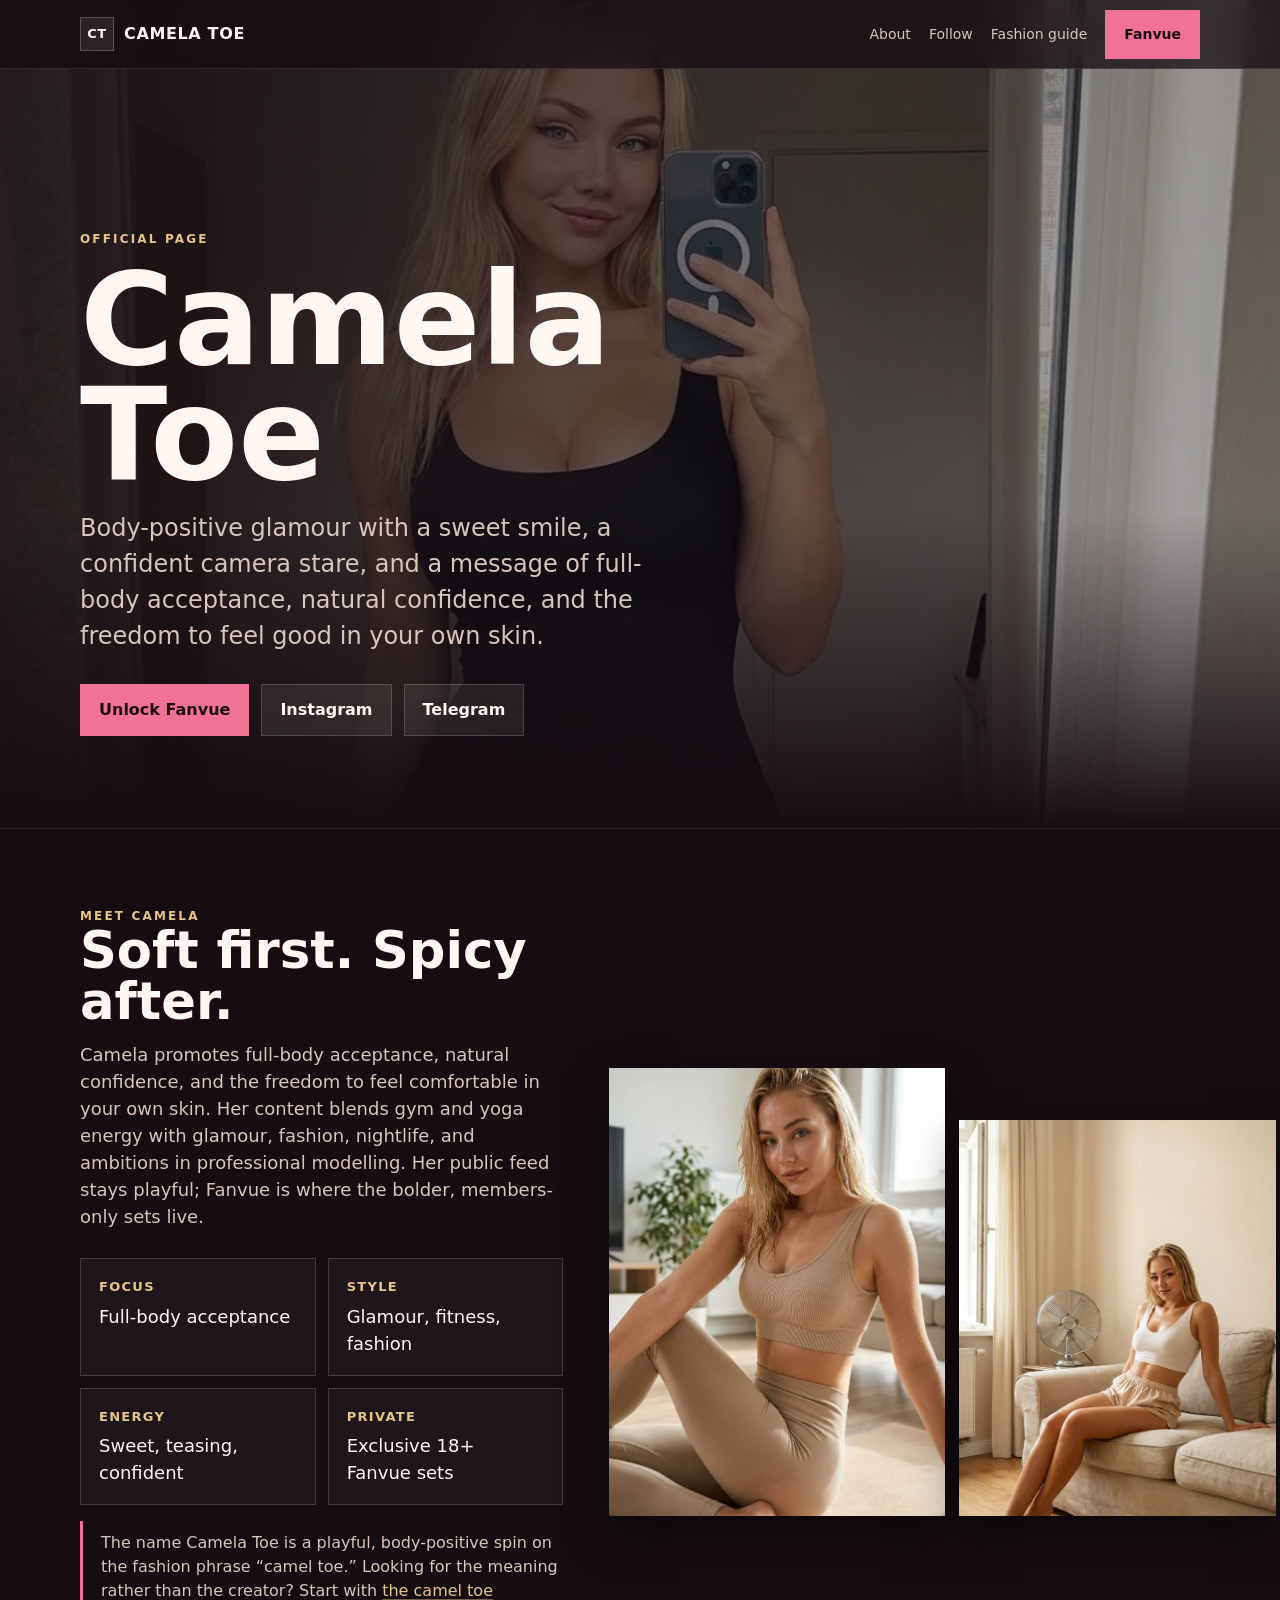
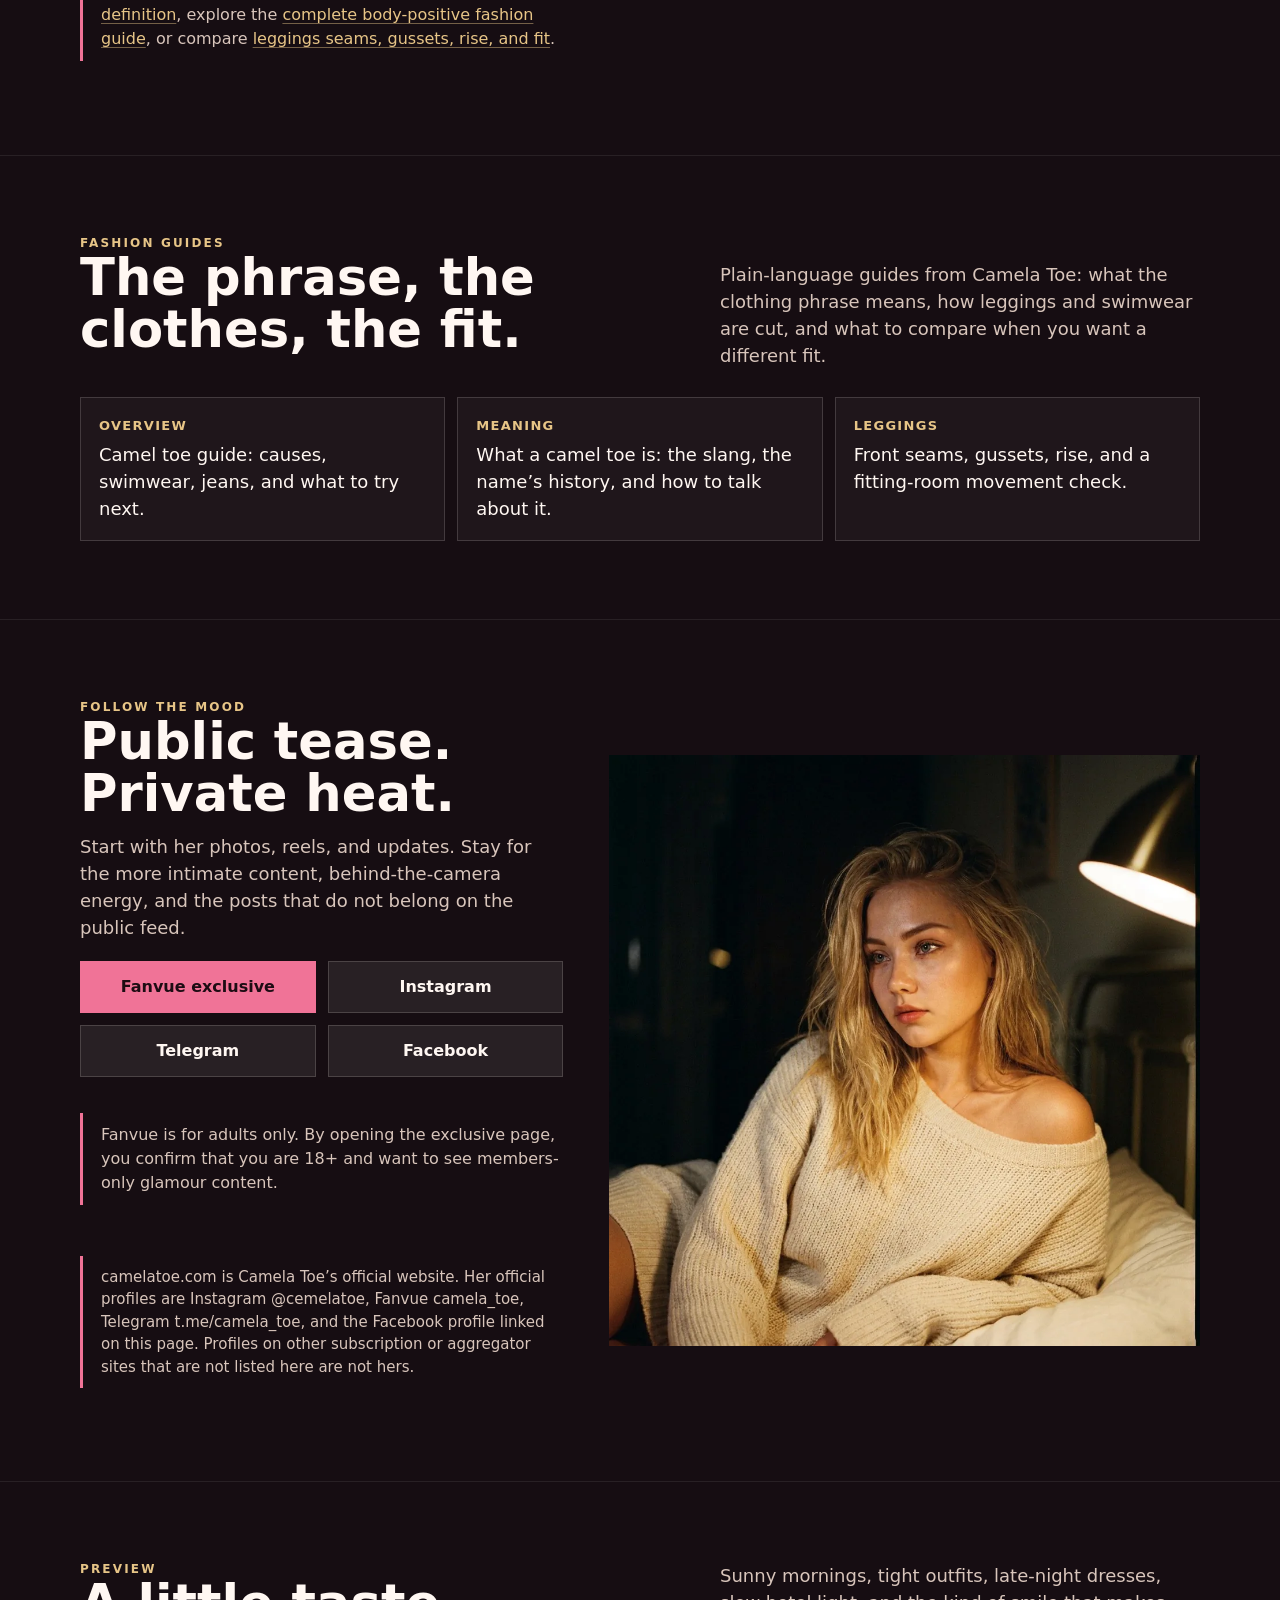
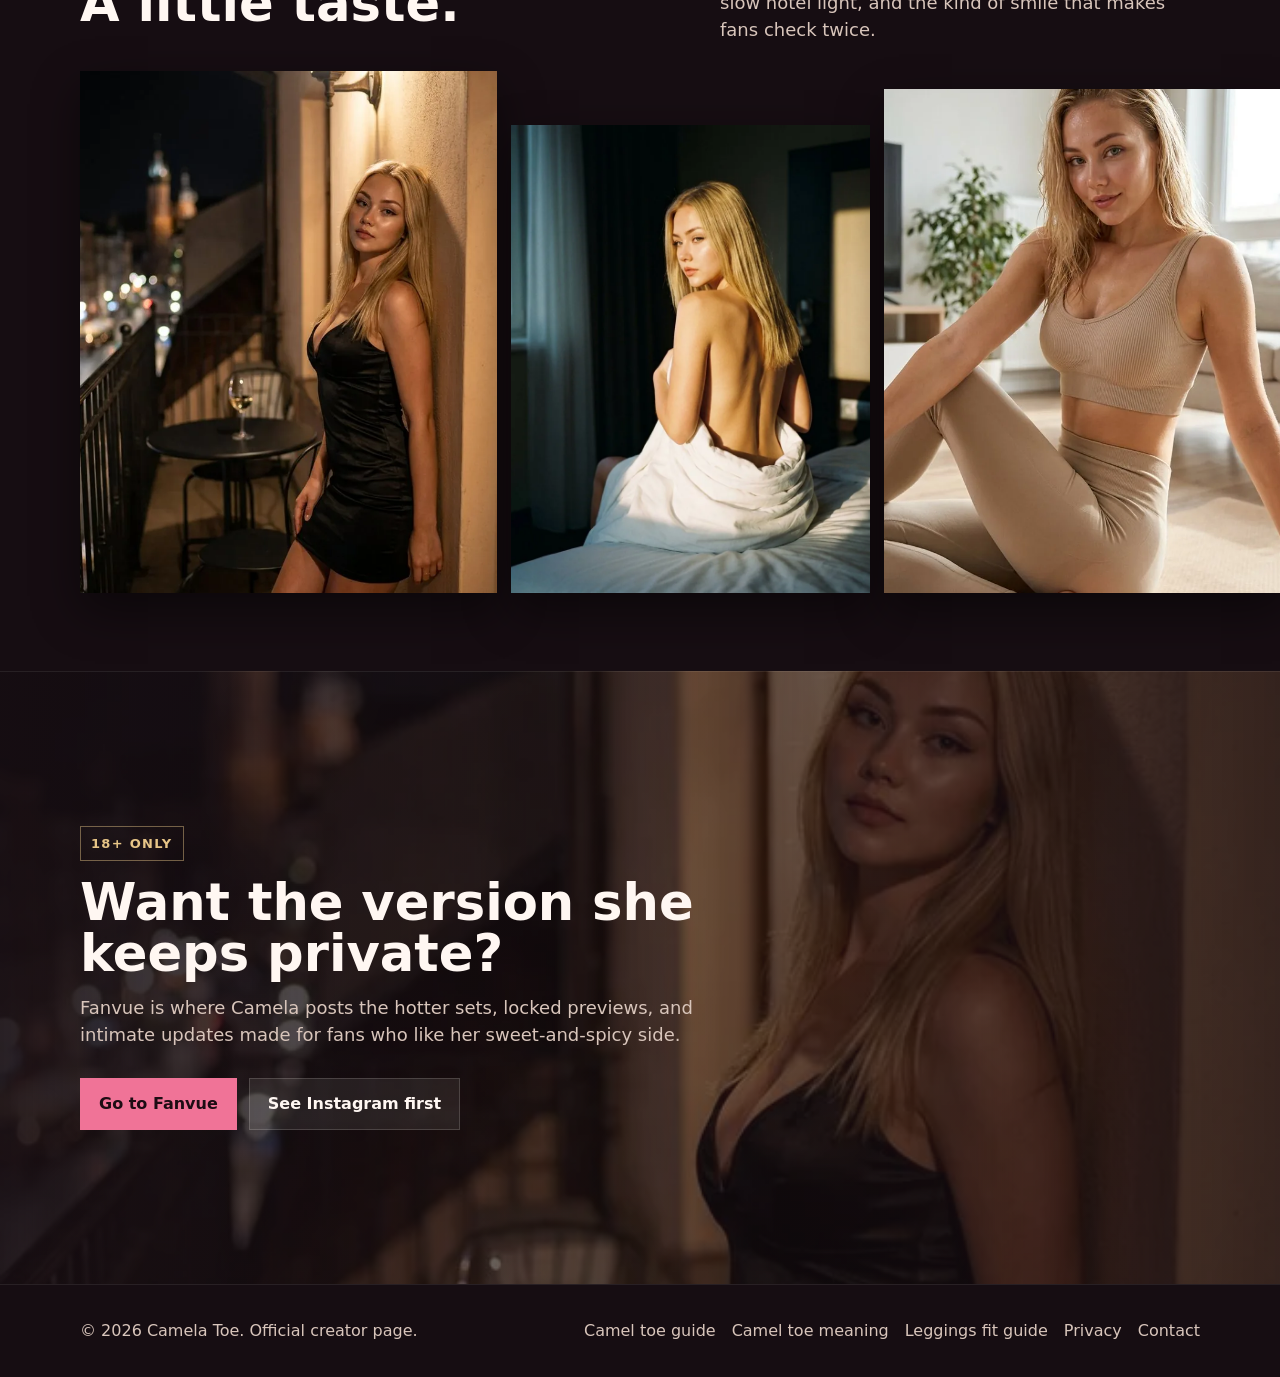
<file: site/index.html>
<!doctype html>
<html lang="en">
  <head>
    <meta charset="utf-8">
    <meta name="viewport" content="width=device-width, initial-scale=1">
    <meta name="description" content="Meet Camela Toe on her official site: body-positive fashion, playful glamour, fitness, and the freedom to feel comfortable in your own skin.">
    <meta name="robots" content="index,follow,max-image-preview:large">
    <meta name="theme-color" content="#160d12">
    <meta property="og:title" content="Camela Toe | Body-Positive Fashion and Creator Content">
    <meta property="og:description" content="Meet Camela Toe, explore her public glamour work, body-positive fashion guides, and creator updates.">
    <meta property="og:image" content="https://camelatoe.com/assets/camela-social-card.png">
    <meta property="og:image:width" content="1200">
    <meta property="og:image:height" content="630">
    <meta property="og:type" content="website">
    <meta property="og:url" content="https://camelatoe.com/">
    <meta property="og:site_name" content="Camela Toe">
    <meta name="twitter:card" content="summary_large_image">
    <meta name="twitter:title" content="Camela Toe | Body-Positive Fashion and Creator Content">
    <meta name="twitter:description" content="Public glamour, creator updates, and body-positive fashion guides from Camela Toe.">
    <meta name="twitter:image" content="https://camelatoe.com/assets/camela-social-card.png">
    <meta name="twitter:image:width" content="1200">
    <meta name="twitter:image:height" content="630">
    <link rel="preload" as="image" href="./assets/camela-hero.webp" type="image/webp" fetchpriority="high">
    <link rel="canonical" href="https://camelatoe.com/">
    <link rel="icon" type="image/svg+xml" href="./assets/favicon.svg">
    <link rel="apple-touch-icon" href="./assets/favicon-180.png">
    <title>Camela Toe | Body-Positive Fashion and Creator Content</title>
    <script type="application/ld+json">
      {
        "@context": "https://schema.org",
        "@graph": [
          {
            "@type": "WebSite",
            "@id": "https://camelatoe.com/#website",
            "url": "https://camelatoe.com/",
            "name": "Camela Toe",
            "alternateName": ["Camela Toe Official", "CamelaToe", "camelatoe"],
            "publisher": {
              "@id": "https://camelatoe.com/#camela"
            },
            "inLanguage": "en"
          },
          {
            "@type": "ProfilePage",
            "@id": "https://camelatoe.com/#profile",
            "url": "https://camelatoe.com/",
            "name": "Camela Toe | Body-Positive Fashion and Creator Content",
            "dateCreated": "2026-07-05T15:45:21+02:00",
            "dateModified": "2026-11-28T09:00:00+01:00",
            "isPartOf": {
              "@id": "https://camelatoe.com/#website"
            },
            "mainEntity": {
              "@type": "Person",
              "@id": "https://camelatoe.com/#camela",
              "name": "Camela Toe",
              "alternateName": ["CamelaToe", "camelatoe"],
              "description": "A body-positive creator project promoting full-body acceptance, natural confidence, and personal freedom through glamour, fitness, and fashion content.",
              "image": "https://camelatoe.com/assets/camela-hero.jpg",
              "url": "https://camelatoe.com/",
              "sameAs": [
                "https://www.instagram.com/cemelatoe/",
                "https://www.facebook.com/558918060640371",
                "https://www.fanvue.com/camela_toe",
                "https://t.me/camela_toe"
              ]
            }
          }
        ]
      }
    </script>
    <style>
      :root {
        color-scheme: dark;
        --bg: #160d12;
        --ink: #fff7f2;
        --muted: #d8c5bb;
        --line: rgba(255, 247, 242, 0.16);
        --rose: #f07397;
        --wine: #7f2848;
        --gold: #e7c587;
        --shadow: rgba(0, 0, 0, 0.48);
        --max: 1120px;
      }

      * {
        box-sizing: border-box;
      }

      html {
        scroll-behavior: smooth;
      }

      #about,
      #guides,
      #follow {
        scroll-margin-top: 84px;
      }

      body {
        margin: 0;
        background: var(--bg);
        color: var(--ink);
        font-family: Inter, ui-sans-serif, system-ui, -apple-system, BlinkMacSystemFont, "Segoe UI", sans-serif;
        line-height: 1.5;
      }

      a {
        color: inherit;
        text-decoration: none;
      }

      img {
        display: block;
        max-width: 100%;
        height: auto;
      }

      picture {
        display: block;
      }

      picture img {
        width: 100%;
      }

      .nav {
        position: fixed;
        z-index: 20;
        top: 0;
        left: 0;
        right: 0;
        border-bottom: 1px solid rgba(255, 247, 242, 0.1);
        background: rgba(22, 13, 18, 0.74);
        backdrop-filter: blur(18px);
      }

      .nav-inner {
        width: min(var(--max), calc(100% - 32px));
        height: 68px;
        margin: 0 auto;
        display: flex;
        align-items: center;
        justify-content: space-between;
        gap: 18px;
      }

      .brand {
        display: inline-flex;
        align-items: center;
        gap: 10px;
        font-weight: 800;
        letter-spacing: 0.04em;
        text-transform: uppercase;
      }

      .mark {
        width: 34px;
        height: 34px;
        display: grid;
        place-items: center;
        border: 1px solid rgba(255, 247, 242, 0.22);
        background: rgba(255, 247, 242, 0.08);
        font-size: 13px;
      }

      .nav-links {
        display: flex;
        align-items: center;
        gap: 18px;
        color: var(--muted);
        font-size: 14px;
      }

      .nav-links a:hover,
      .footer a:hover {
        color: var(--ink);
      }

      .hero {
        min-height: 92vh;
        position: relative;
        display: grid;
        align-items: end;
        overflow: hidden;
        background-image:
          linear-gradient(90deg, rgba(22, 13, 18, 0.92) 0%, rgba(22, 13, 18, 0.66) 44%, rgba(22, 13, 18, 0.2) 100%),
          linear-gradient(0deg, rgba(22, 13, 18, 1) 0%, rgba(22, 13, 18, 0.1) 38%),
          url("./assets/camela-hero.jpg");
        /* JPEG stays in effect when a browser drops image-set(). */
        background-image:
          linear-gradient(90deg, rgba(22, 13, 18, 0.92) 0%, rgba(22, 13, 18, 0.66) 44%, rgba(22, 13, 18, 0.2) 100%),
          linear-gradient(0deg, rgba(22, 13, 18, 1) 0%, rgba(22, 13, 18, 0.1) 38%),
          image-set(
            url("./assets/camela-hero.webp") type("image/webp"),
            url("./assets/camela-hero.jpg") type("image/jpeg")
          );
        background-size: cover;
        background-position: center 24%;
      }

      .hero-inner {
        width: min(var(--max), calc(100% - 32px));
        margin: 0 auto;
        padding: 138px 0 92px;
      }

      .eyebrow {
        color: var(--gold);
        text-transform: uppercase;
        letter-spacing: 0.18em;
        font-size: 12px;
        font-weight: 800;
      }

      h1 {
        margin: 14px 0 18px;
        max-width: 760px;
        font-size: clamp(56px, 10vw, 132px);
        line-height: 0.9;
        letter-spacing: 0;
      }

      .hero-copy {
        max-width: 620px;
        margin: 0;
        color: var(--muted);
        font-size: clamp(18px, 2.1vw, 24px);
      }

      .hero-actions,
      .link-grid {
        display: flex;
        flex-wrap: wrap;
        gap: 12px;
      }

      .hero-actions {
        margin-top: 30px;
      }

      .button {
        min-height: 48px;
        display: inline-flex;
        align-items: center;
        justify-content: center;
        gap: 10px;
        padding: 13px 18px;
        border: 1px solid var(--line);
        background: rgba(255, 247, 242, 0.08);
        color: var(--ink);
        font-weight: 760;
      }

      .button.primary {
        border-color: transparent;
        background: var(--rose);
        color: #1d0c13;
      }

      .button:hover {
        transform: translateY(-1px);
      }

      main {
        background: var(--bg);
      }

      section {
        padding: 78px 0;
        border-top: 1px solid rgba(255, 247, 242, 0.08);
      }

      .wrap {
        width: min(var(--max), calc(100% - 32px));
        margin: 0 auto;
      }

      .split {
        display: grid;
        grid-template-columns: minmax(0, 0.9fr) minmax(320px, 1.1fr);
        gap: 46px;
        align-items: center;
      }

      .section-title {
        margin: 0 0 14px;
        font-size: clamp(32px, 4vw, 58px);
        line-height: 1;
        letter-spacing: 0;
      }

      .body-copy {
        margin: 0;
        color: var(--muted);
        font-size: 18px;
      }

      .facts {
        display: grid;
        grid-template-columns: repeat(2, minmax(0, 1fr));
        gap: 12px;
        margin-top: 28px;
      }

      .fact {
        min-height: 96px;
        border: 1px solid var(--line);
        padding: 18px;
        background: rgba(255, 247, 242, 0.04);
      }

      .fact b {
        display: block;
        margin-bottom: 6px;
        color: var(--gold);
        font-size: 13px;
        text-transform: uppercase;
        letter-spacing: 0.1em;
      }

      .fact span {
        color: var(--ink);
        font-size: 18px;
      }

      .portrait-grid {
        display: grid;
        grid-template-columns: 0.82fr 1fr;
        gap: 14px;
      }

      .portrait-grid img,
      .gallery img {
        width: 100%;
        height: 100%;
        object-fit: cover;
        box-shadow: 0 18px 44px var(--shadow);
      }

      .portrait-grid picture:first-child {
        aspect-ratio: 3 / 4;
      }

      .portrait-grid picture:last-child {
        aspect-ratio: 4 / 5;
        margin-top: 52px;
      }

      .links-panel {
        display: grid;
        gap: 20px;
      }

      .link-grid a {
        flex: 1 1 220px;
      }

      .note {
        border-left: 3px solid var(--rose);
        padding: 10px 0 10px 18px;
        color: var(--muted);
      }

      .official-links {
        max-width: 62ch;
        font-size: 15px;
      }

      .inline-link {
        color: var(--gold);
        text-decoration: underline;
        text-decoration-color: rgba(231, 197, 135, 0.45);
        text-underline-offset: 3px;
      }

      .inline-link:hover {
        color: var(--ink);
      }

      .gallery-head {
        display: flex;
        justify-content: space-between;
        gap: 24px;
        align-items: end;
        margin-bottom: 28px;
      }

      .guide-picks {
        display: grid;
        grid-template-columns: repeat(3, minmax(0, 1fr));
        gap: 12px;
      }

      a.fact {
        color: inherit;
        text-decoration: none;
      }

      a.fact:hover {
        border-color: rgba(240, 115, 151, 0.7);
      }

      .gallery-head p {
        max-width: 480px;
      }

      .gallery {
        display: grid;
        grid-template-columns: 1.05fr 0.8fr 0.9fr;
        gap: 14px;
      }

      .gallery picture:nth-child(1) {
        aspect-ratio: 4 / 5;
      }

      .gallery picture:nth-child(2) {
        aspect-ratio: 1 / 1.3;
        margin-top: 54px;
      }

      .gallery picture:nth-child(3) {
        aspect-ratio: 4 / 5;
        margin-top: 18px;
      }

      .exclusive {
        position: relative;
        min-height: 500px;
        display: grid;
        align-items: center;
        background-image:
          linear-gradient(90deg, rgba(22, 13, 18, 0.92), rgba(22, 13, 18, 0.58), rgba(22, 13, 18, 0.82)),
          url("./assets/camela-balcony.jpg");
        /* JPEG stays in effect when a browser drops image-set(). */
        background-image:
          linear-gradient(90deg, rgba(22, 13, 18, 0.92), rgba(22, 13, 18, 0.58), rgba(22, 13, 18, 0.82)),
          image-set(
            url("./assets/camela-balcony.webp") type("image/webp"),
            url("./assets/camela-balcony.jpg") type("image/jpeg")
          );
        background-size: cover;
        background-position: center 42%;
      }

      .exclusive .wrap {
        padding: 76px 0;
      }

      .exclusive-copy {
        max-width: 640px;
      }

      .age {
        display: inline-flex;
        margin-bottom: 16px;
        padding: 7px 10px;
        border: 1px solid rgba(231, 197, 135, 0.45);
        color: var(--gold);
        font-size: 13px;
        font-weight: 800;
        letter-spacing: 0.1em;
      }

      .footer {
        padding: 34px 0;
        color: var(--muted);
        border-top: 1px solid rgba(255, 247, 242, 0.08);
      }

      .footer .wrap {
        display: flex;
        justify-content: space-between;
        gap: 18px;
        flex-wrap: wrap;
      }

      .footer-links {
        display: flex;
        flex-wrap: wrap;
        gap: 16px;
      }

      @media (max-width: 820px) {
        .nav-inner {
          height: 62px;
        }

        .nav-links a:not(.button) {
          display: none;
        }

        .hero {
          min-height: 88vh;
          background-position: 62% 18%;
        }

        .hero-inner {
          padding: 116px 0 70px;
        }

        .split,
        .gallery {
          grid-template-columns: 1fr;
        }

        .portrait-grid {
          grid-template-columns: 1fr 1fr;
        }

        .portrait-grid picture:last-child,
        .gallery picture:nth-child(2),
        .gallery picture:nth-child(3) {
          margin-top: 0;
        }

        .facts,
        .guide-picks {
          grid-template-columns: 1fr;
        }

        .gallery-head {
          display: block;
        }
      }

      @media (max-width: 540px) {
        section {
          padding: 58px 0;
        }

        .hero-actions .button,
        .link-grid a {
          width: 100%;
        }

        .portrait-grid {
          gap: 10px;
        }
      }
    </style>
  </head>
  <body>
    <header class="nav" aria-label="Main navigation">
      <div class="nav-inner">
        <a class="brand" href="#top" aria-label="Camela Toe home">
          <span class="mark">CT</span>
          <span>Camela Toe</span>
        </a>
        <nav class="nav-links" aria-label="Social links">
          <a href="#about">About</a>
          <a href="#follow">Follow</a>
          <a href="/camel-toe/">Fashion guide</a>
          <a class="button primary" href="https://www.fanvue.com/camela_toe" rel="me noopener">Fanvue</a>
        </nav>
      </div>
    </header>

    <div id="top" class="hero">
      <div class="hero-inner">
        <div class="eyebrow">Official page</div>
        <h1>Camela Toe</h1>
        <p class="hero-copy">
          Body-positive glamour with a sweet smile, a confident camera stare,
          and a message of full-body acceptance, natural confidence, and the
          freedom to feel good in your own skin.
        </p>
        <div class="hero-actions">
          <a class="button primary" href="https://www.fanvue.com/camela_toe" rel="me noopener">Unlock Fanvue</a>
          <a class="button" href="https://www.instagram.com/cemelatoe/" rel="me noopener">Instagram</a>
          <a class="button" href="https://t.me/camela_toe" rel="me noopener">Telegram</a>
        </div>
      </div>
    </div>

    <main>
      <section id="about">
        <div class="wrap split">
          <div>
            <div class="eyebrow">Meet Camela</div>
            <h2 class="section-title">Soft first. Spicy after.</h2>
            <p class="body-copy">
              Camela promotes full-body acceptance, natural confidence, and
              the freedom to feel comfortable in your own skin. Her content
              blends gym and yoga energy with glamour, fashion, nightlife, and
              ambitions in professional modelling. Her public feed stays
              playful; Fanvue is where the bolder, members-only sets live.
            </p>
            <div class="facts" aria-label="Camela facts">
              <div class="fact"><b>Focus</b><span>Full-body acceptance</span></div>
              <div class="fact"><b>Style</b><span>Glamour, fitness, fashion</span></div>
              <div class="fact"><b>Energy</b><span>Sweet, teasing, confident</span></div>
              <div class="fact"><b>Private</b><span>Exclusive 18+ Fanvue sets</span></div>
            </div>
            <p class="note">
              The name Camela Toe is a playful, body-positive spin on the
              fashion phrase “camel toe.” Looking for the meaning rather than
              the creator? Start with
              <a class="inline-link" href="/camel-toe/meaning/">the camel toe definition</a>,
              explore the <a class="inline-link" href="/camel-toe/">complete body-positive fashion guide</a>,
              or compare <a class="inline-link" href="/camel-toe/leggings/">leggings seams, gussets, rise, and fit</a>.
            </p>
          </div>
          <div class="portrait-grid" aria-label="Camela preview images">
            <picture>
              <source srcset="./assets/camela-yoga.webp" type="image/webp">
              <img src="./assets/camela-yoga.jpg" alt="Camela posing in a fitted yoga set" width="675" height="1200" loading="lazy" decoding="async">
            </picture>
            <picture>
              <source srcset="./assets/camela-home.webp" type="image/webp">
              <img src="./assets/camela-home.jpg" alt="Camela relaxing in a sunny apartment" width="675" height="1200" loading="lazy" decoding="async">
            </picture>
          </div>
        </div>
      </section>

      <section id="guides">
        <div class="wrap">
          <div class="gallery-head">
            <div>
              <div class="eyebrow">Fashion guides</div>
              <h2 class="section-title">The phrase, the clothes, the fit.</h2>
            </div>
            <p class="body-copy">
              Plain-language guides from Camela Toe: what the clothing phrase
              means, how leggings and swimwear are cut, and what to compare
              when you want a different fit.
            </p>
          </div>
          <div class="guide-picks">
            <a class="fact" href="/camel-toe/">
              <b>Overview</b>
              <span>Camel toe guide: causes, swimwear, jeans, and what to try next.</span>
            </a>
            <a class="fact" href="/camel-toe/meaning/">
              <b>Meaning</b>
              <span>What a camel toe is: the slang, the name’s history, and how to talk about it.</span>
            </a>
            <a class="fact" href="/camel-toe/leggings/">
              <b>Leggings</b>
              <span>Front seams, gussets, rise, and a fitting-room movement check.</span>
            </a>
          </div>
        </div>
      </section>

      <section id="follow">
        <div class="wrap split">
          <div class="links-panel">
            <div>
              <div class="eyebrow">Follow the mood</div>
              <h2 class="section-title">Public tease. Private heat.</h2>
              <p class="body-copy">
                Start with her photos, reels, and updates. Stay for the more
                intimate content, behind-the-camera energy, and the posts that
                do not belong on the public feed.
              </p>
            </div>
            <div class="link-grid" aria-label="Camela social links">
              <a class="button primary" href="https://www.fanvue.com/camela_toe" rel="me noopener">Fanvue exclusive</a>
              <a class="button" href="https://www.instagram.com/cemelatoe/" rel="me noopener">Instagram</a>
              <a class="button" href="https://t.me/camela_toe" rel="me noopener">Telegram</a>
              <a class="button" href="https://www.facebook.com/558918060640371" rel="me noopener">Facebook</a>
            </div>
            <p class="note">
              Fanvue is for adults only. By opening the exclusive page, you
              confirm that you are 18+ and want to see members-only glamour
              content.
            </p>
            <p class="note official-links">
              camelatoe.com is Camela Toe’s official website. Her official
              profiles are Instagram @cemelatoe, Fanvue camela_toe,
              Telegram t.me/camela_toe, and the Facebook profile linked on
              this page. Profiles on other subscription or aggregator sites
              that are not listed here are not hers.
            </p>
          </div>
          <picture>
            <source srcset="./assets/camela-bedroom-knit.webp" type="image/webp">
            <img src="./assets/camela-bedroom-knit.jpg" alt="Camela in a soft bedroom glamour portrait" width="1024" height="1024" loading="lazy" decoding="async">
          </picture>
        </div>
      </section>

      <section>
        <div class="wrap">
          <div class="gallery-head">
            <div>
              <div class="eyebrow">Preview</div>
              <h2 class="section-title">A little taste.</h2>
            </div>
            <p class="body-copy">
              Sunny mornings, tight outfits, late-night dresses, slow hotel
              light, and the kind of smile that makes fans check twice.
            </p>
          </div>
          <div class="gallery" aria-label="Camela gallery preview">
            <picture>
              <source srcset="./assets/camela-balcony.webp" type="image/webp">
              <img src="./assets/camela-balcony.jpg" alt="Camela in a black evening dress on a night balcony" width="675" height="1200" loading="lazy" decoding="async">
            </picture>
            <picture>
              <source srcset="./assets/camela-bedroom.webp" type="image/webp">
              <img src="./assets/camela-bedroom.jpg" alt="Camela wrapped in white sheets in soft hotel light" width="1024" height="1024" loading="lazy" decoding="async">
            </picture>
            <picture>
              <source srcset="./assets/camela-yoga.webp" type="image/webp">
              <img src="./assets/camela-yoga.jpg" alt="Camela in a soft yoga glamour photo" width="675" height="1200" loading="lazy" decoding="async">
            </picture>
          </div>
        </div>
      </section>

      <section class="exclusive">
        <div class="wrap">
          <div class="exclusive-copy">
            <span class="age">18+ ONLY</span>
            <h2 class="section-title">Want the version she keeps private?</h2>
            <p class="body-copy">
              Fanvue is where Camela posts the hotter sets, locked previews, and
              intimate updates made for fans who like her sweet-and-spicy side.
            </p>
            <div class="hero-actions">
              <a class="button primary" href="https://www.fanvue.com/camela_toe" rel="me noopener">Go to Fanvue</a>
              <a class="button" href="https://www.instagram.com/cemelatoe/" rel="me noopener">See Instagram first</a>
            </div>
          </div>
        </div>
      </section>
    </main>

    <footer class="footer">
      <div class="wrap">
        <span>&copy; 2026 Camela Toe. Official creator page.</span>
        <div class="footer-links">
          <a href="/camel-toe/">Camel toe guide</a>
          <a href="/camel-toe/meaning/">Camel toe meaning</a>
          <a href="/camel-toe/leggings/">Leggings fit guide</a>
          <a href="/privacy">Privacy</a>
          <a href="mailto:contact@camelatoe.com">Contact</a>
        </div>
      </div>
    </footer>
  </body>
</html>
</file>
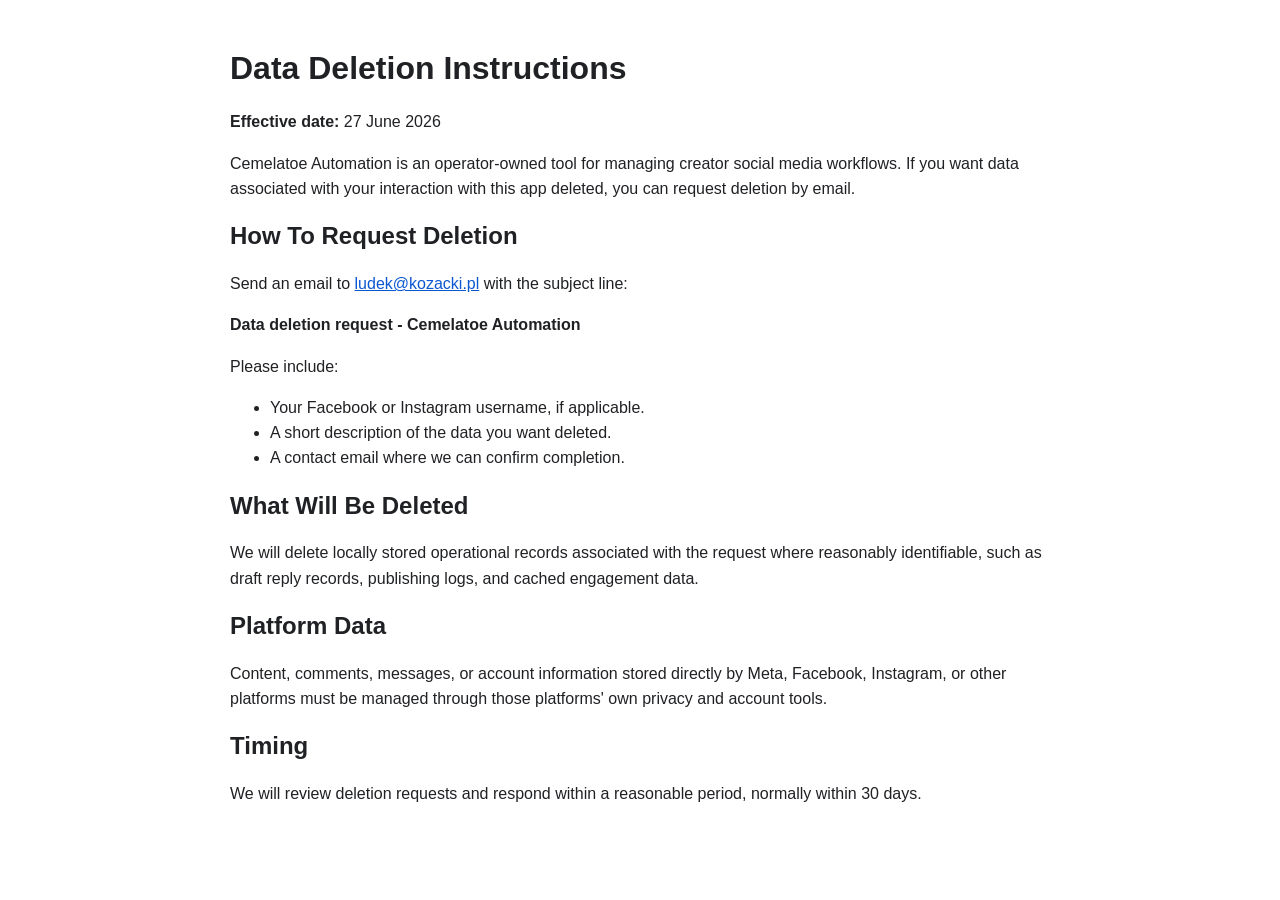
<file: data-deletion.html>
<!doctype html>
<html lang="en">
  <head>
    <meta charset="utf-8">
    <meta name="viewport" content="width=device-width, initial-scale=1">
    <title>Data Deletion Instructions - Cemelatoe Automation</title>
    <style>
      body { font-family: Arial, sans-serif; max-width: 820px; margin: 48px auto; padding: 0 20px; line-height: 1.58; color: #202124; }
      h1, h2 { line-height: 1.25; }
      a { color: #0b57d0; }
    </style>
  </head>
  <body>
    <h1>Data Deletion Instructions</h1>
    <p><strong>Effective date:</strong> 27 June 2026</p>

    <p>
      Cemelatoe Automation is an operator-owned tool for managing creator social
      media workflows. If you want data associated with your interaction with
      this app deleted, you can request deletion by email.
    </p>

    <h2>How To Request Deletion</h2>
    <p>
      Send an email to <a href="mailto:ludek@kozacki.pl">ludek@kozacki.pl</a>
      with the subject line:
    </p>
    <p><strong>Data deletion request - Cemelatoe Automation</strong></p>

    <p>Please include:</p>
    <ul>
      <li>Your Facebook or Instagram username, if applicable.</li>
      <li>A short description of the data you want deleted.</li>
      <li>A contact email where we can confirm completion.</li>
    </ul>

    <h2>What Will Be Deleted</h2>
    <p>
      We will delete locally stored operational records associated with the
      request where reasonably identifiable, such as draft reply records,
      publishing logs, and cached engagement data.
    </p>

    <h2>Platform Data</h2>
    <p>
      Content, comments, messages, or account information stored directly by
      Meta, Facebook, Instagram, or other platforms must be managed through those
      platforms' own privacy and account tools.
    </p>

    <h2>Timing</h2>
    <p>
      We will review deletion requests and respond within a reasonable period,
      normally within 30 days.
    </p>
  </body>
</html>
</file>
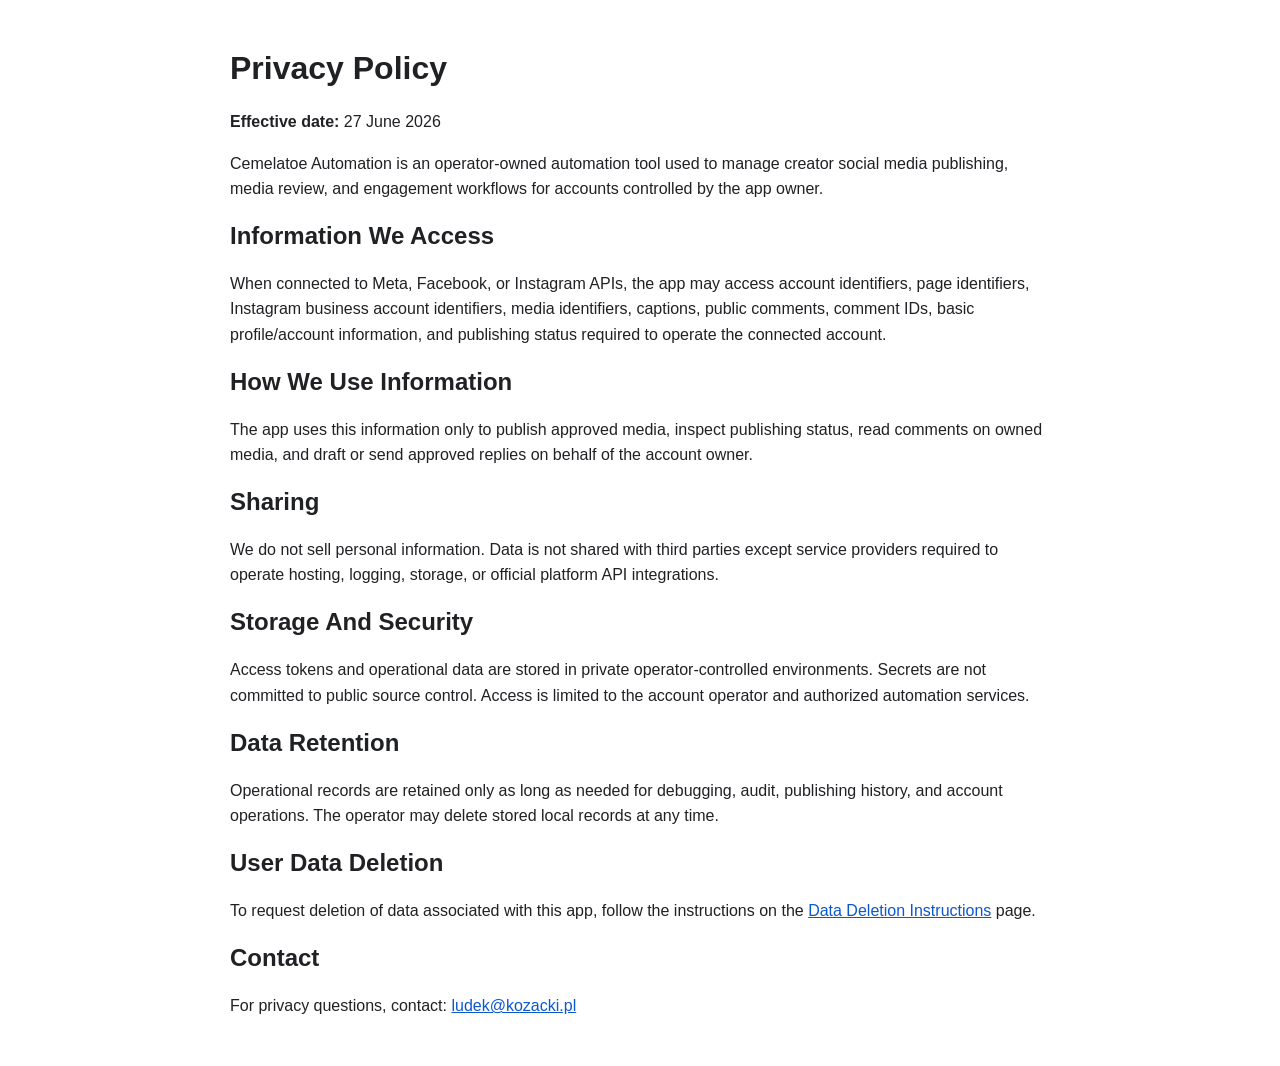
<file: privacy.html>
<!doctype html>
<html lang="en">
  <head>
    <meta charset="utf-8">
    <meta name="viewport" content="width=device-width, initial-scale=1">
    <title>Privacy Policy - Cemelatoe Automation</title>
    <style>
      body { font-family: Arial, sans-serif; max-width: 820px; margin: 48px auto; padding: 0 20px; line-height: 1.58; color: #202124; }
      h1, h2 { line-height: 1.25; }
      a { color: #0b57d0; }
    </style>
  </head>
  <body>
    <h1>Privacy Policy</h1>
    <p><strong>Effective date:</strong> 27 June 2026</p>

    <p>
      Cemelatoe Automation is an operator-owned automation tool used to manage
      creator social media publishing, media review, and engagement workflows for
      accounts controlled by the app owner.
    </p>

    <h2>Information We Access</h2>
    <p>
      When connected to Meta, Facebook, or Instagram APIs, the app may access
      account identifiers, page identifiers, Instagram business account
      identifiers, media identifiers, captions, public comments, comment IDs,
      basic profile/account information, and publishing status required to
      operate the connected account.
    </p>

    <h2>How We Use Information</h2>
    <p>
      The app uses this information only to publish approved media, inspect
      publishing status, read comments on owned media, and draft or send approved
      replies on behalf of the account owner.
    </p>

    <h2>Sharing</h2>
    <p>
      We do not sell personal information. Data is not shared with third parties
      except service providers required to operate hosting, logging, storage, or
      official platform API integrations.
    </p>

    <h2>Storage And Security</h2>
    <p>
      Access tokens and operational data are stored in private operator-controlled
      environments. Secrets are not committed to public source control. Access is
      limited to the account operator and authorized automation services.
    </p>

    <h2>Data Retention</h2>
    <p>
      Operational records are retained only as long as needed for debugging,
      audit, publishing history, and account operations. The operator may delete
      stored local records at any time.
    </p>

    <h2>User Data Deletion</h2>
    <p>
      To request deletion of data associated with this app, follow the
      instructions on the <a href="./data-deletion.html">Data Deletion
      Instructions</a> page.
    </p>

    <h2>Contact</h2>
    <p>
      For privacy questions, contact: <a href="mailto:ludek@kozacki.pl">ludek@kozacki.pl</a>
    </p>
  </body>
</html>
</file>
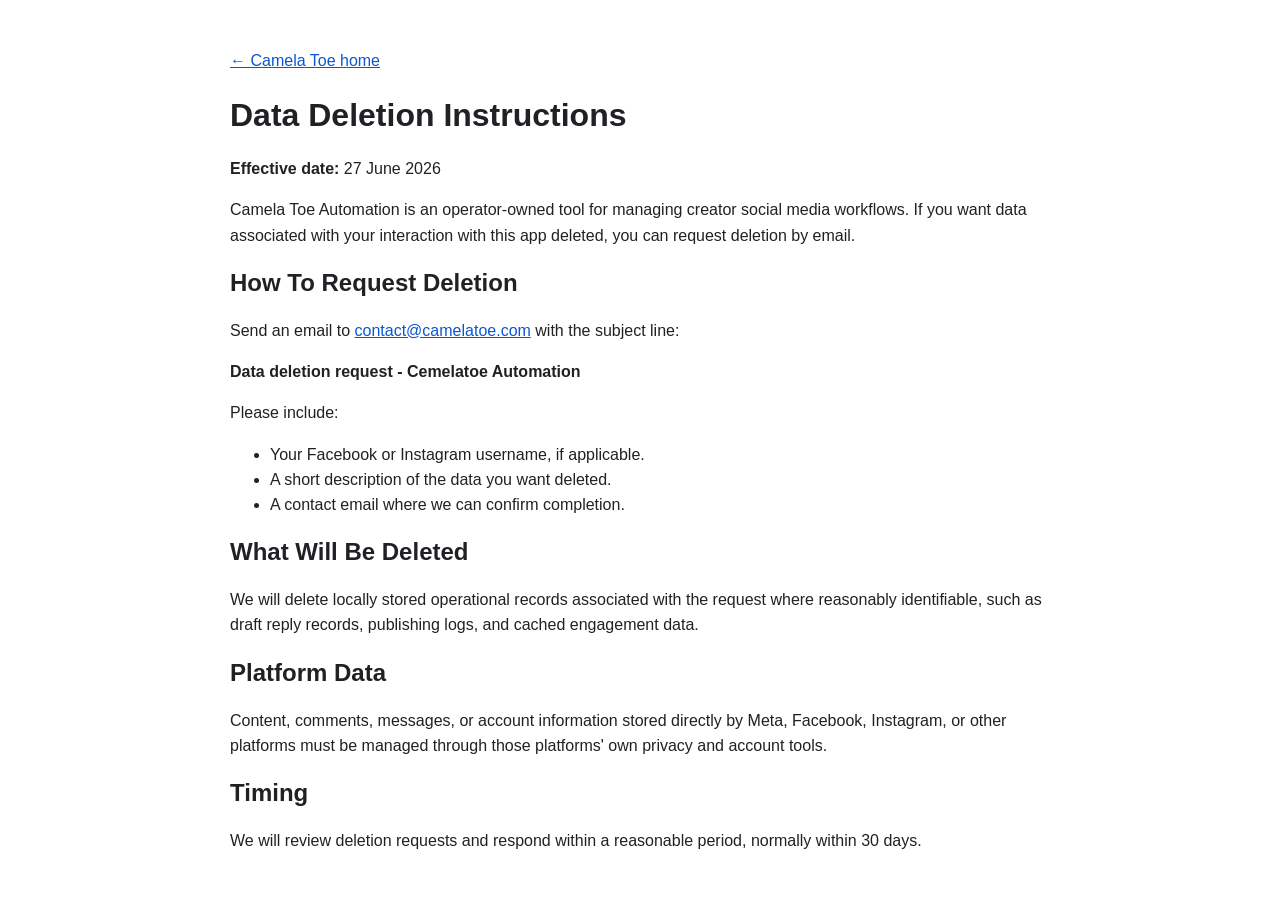
<file: site/data-deletion.html>
<!doctype html>
<html lang="en">
  <head>
    <meta charset="utf-8">
    <meta name="viewport" content="width=device-width, initial-scale=1">
    <meta name="description" content="Instructions for requesting deletion of data associated with Camela Toe Automation.">
    <meta name="robots" content="noindex,follow">
    <link rel="canonical" href="https://camelatoe.com/data-deletion">
    <title>Data Deletion Instructions | Camela Toe</title>
    <style>
      body { font-family: Arial, sans-serif; max-width: 820px; margin: 48px auto; padding: 0 20px; line-height: 1.58; color: #202124; }
      h1, h2 { line-height: 1.25; }
      a { color: #0b57d0; }
    </style>
  </head>
  <body>
    <p><a href="/">← Camela Toe home</a></p>
    <h1>Data Deletion Instructions</h1>
    <p><strong>Effective date:</strong> 27 June 2026</p>

    <p>
      Camela Toe Automation is an operator-owned tool for managing creator social
      media workflows. If you want data associated with your interaction with
      this app deleted, you can request deletion by email.
    </p>

    <h2>How To Request Deletion</h2>
    <p>
      Send an email to <a href="mailto:contact@camelatoe.com">contact@camelatoe.com</a>
      with the subject line:
    </p>
    <p><strong>Data deletion request - Cemelatoe Automation</strong></p>

    <p>Please include:</p>
    <ul>
      <li>Your Facebook or Instagram username, if applicable.</li>
      <li>A short description of the data you want deleted.</li>
      <li>A contact email where we can confirm completion.</li>
    </ul>

    <h2>What Will Be Deleted</h2>
    <p>
      We will delete locally stored operational records associated with the
      request where reasonably identifiable, such as draft reply records,
      publishing logs, and cached engagement data.
    </p>

    <h2>Platform Data</h2>
    <p>
      Content, comments, messages, or account information stored directly by
      Meta, Facebook, Instagram, or other platforms must be managed through those
      platforms' own privacy and account tools.
    </p>

    <h2>Timing</h2>
    <p>
      We will review deletion requests and respond within a reasonable period,
      normally within 30 days.
    </p>
  </body>
</html>
</file>
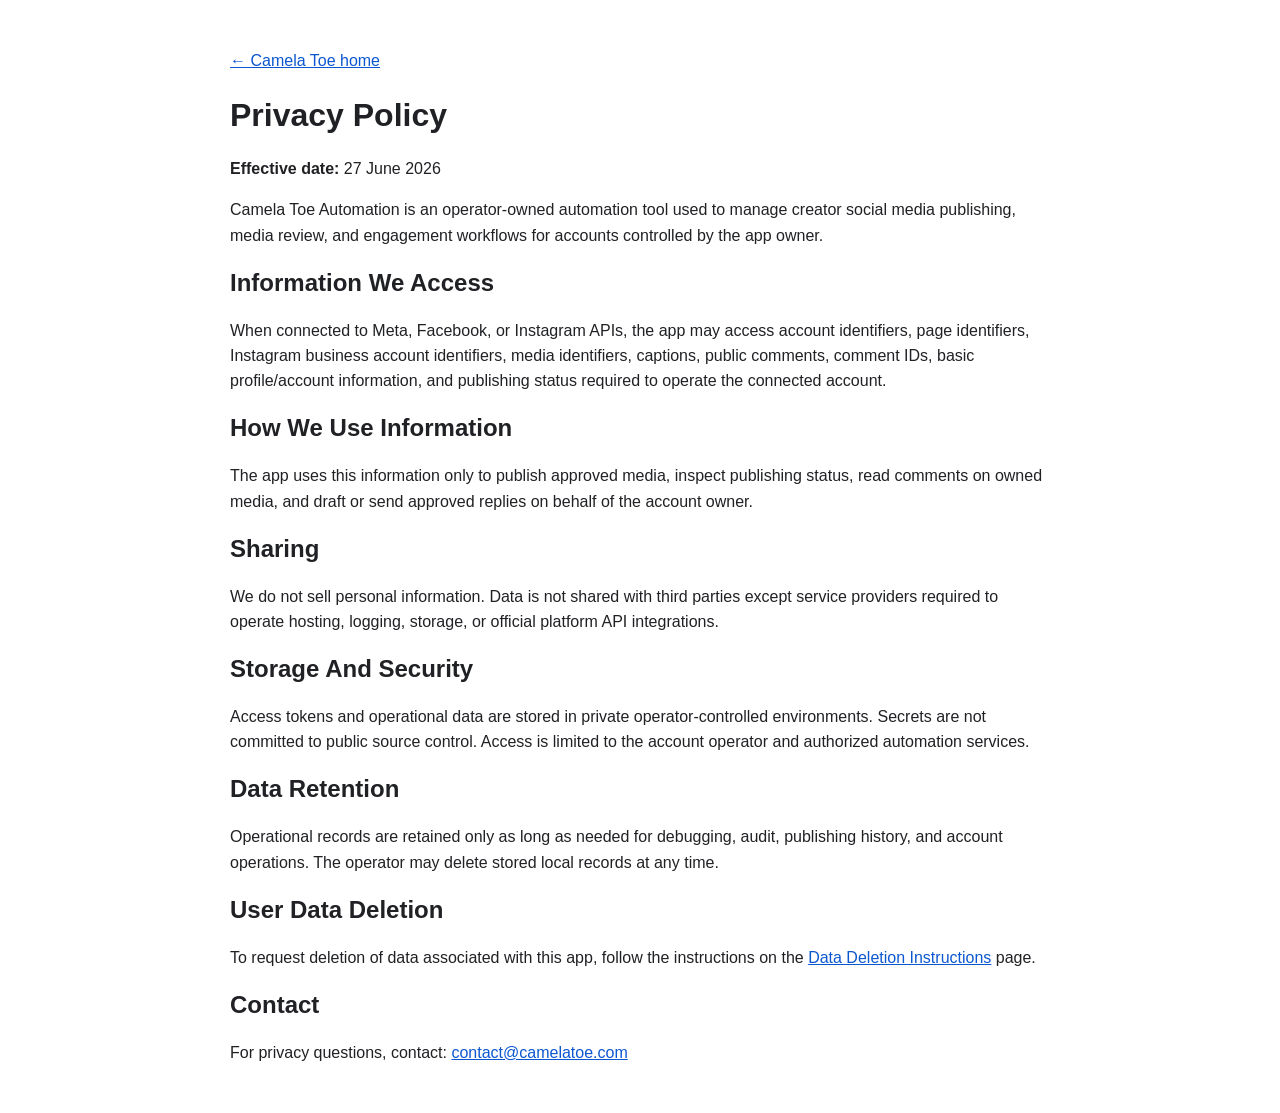
<file: site/privacy.html>
<!doctype html>
<html lang="en">
  <head>
    <meta charset="utf-8">
    <meta name="viewport" content="width=device-width, initial-scale=1">
    <meta name="description" content="Privacy policy for the Camela Toe website and operator-owned social publishing automation.">
    <meta name="robots" content="noindex,follow">
    <link rel="canonical" href="https://camelatoe.com/privacy">
    <title>Privacy Policy | Camela Toe</title>
    <style>
      body { font-family: Arial, sans-serif; max-width: 820px; margin: 48px auto; padding: 0 20px; line-height: 1.58; color: #202124; }
      h1, h2 { line-height: 1.25; }
      a { color: #0b57d0; }
    </style>
  </head>
  <body>
    <p><a href="/">← Camela Toe home</a></p>
    <h1>Privacy Policy</h1>
    <p><strong>Effective date:</strong> 27 June 2026</p>

    <p>
      Camela Toe Automation is an operator-owned automation tool used to manage
      creator social media publishing, media review, and engagement workflows for
      accounts controlled by the app owner.
    </p>

    <h2>Information We Access</h2>
    <p>
      When connected to Meta, Facebook, or Instagram APIs, the app may access
      account identifiers, page identifiers, Instagram business account
      identifiers, media identifiers, captions, public comments, comment IDs,
      basic profile/account information, and publishing status required to
      operate the connected account.
    </p>

    <h2>How We Use Information</h2>
    <p>
      The app uses this information only to publish approved media, inspect
      publishing status, read comments on owned media, and draft or send approved
      replies on behalf of the account owner.
    </p>

    <h2>Sharing</h2>
    <p>
      We do not sell personal information. Data is not shared with third parties
      except service providers required to operate hosting, logging, storage, or
      official platform API integrations.
    </p>

    <h2>Storage And Security</h2>
    <p>
      Access tokens and operational data are stored in private operator-controlled
      environments. Secrets are not committed to public source control. Access is
      limited to the account operator and authorized automation services.
    </p>

    <h2>Data Retention</h2>
    <p>
      Operational records are retained only as long as needed for debugging,
      audit, publishing history, and account operations. The operator may delete
      stored local records at any time.
    </p>

    <h2>User Data Deletion</h2>
    <p>
      To request deletion of data associated with this app, follow the
      instructions on the <a href="/data-deletion">Data Deletion
      Instructions</a> page.
    </p>

    <h2>Contact</h2>
    <p>
      For privacy questions, contact: <a href="mailto:contact@camelatoe.com">contact@camelatoe.com</a>
    </p>
  </body>
</html>
</file>
